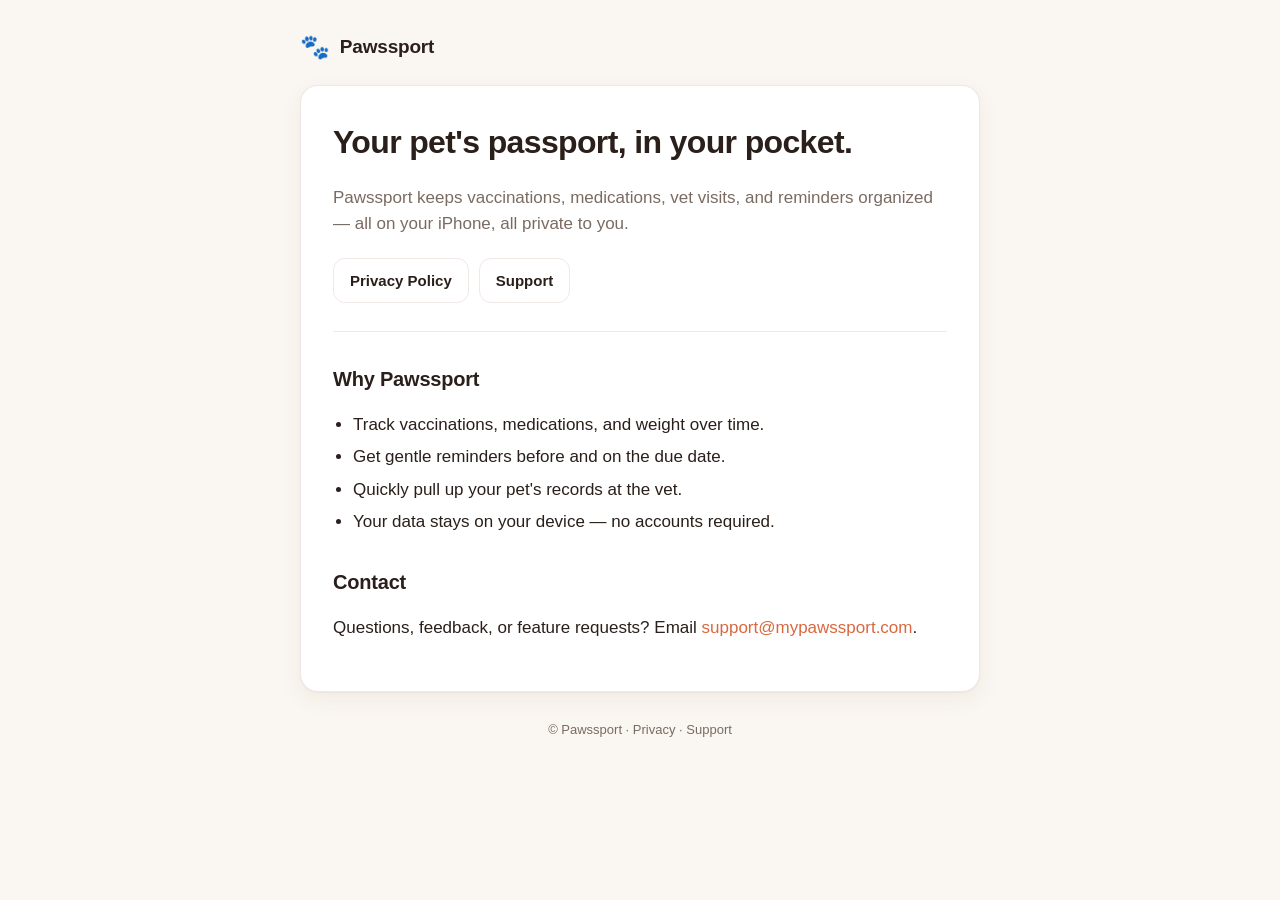
<file: index.html>
<!doctype html>
<html lang="en">
<head>
  <meta charset="utf-8" />
  <meta name="viewport" content="width=device-width, initial-scale=1" />
  <title>Pawssport</title>
  <meta name="description" content="Pawssport keeps your pet's health, vaccinations, and appointments organized — right on your iPhone." />
  <link rel="stylesheet" href="styles.css" />
</head>
<body>
  <div class="wrap">
    <header class="site">
      <a class="brand" href="./"><span class="paw">🐾</span> Pawssport</a>
    </header>

    <main class="card">
      <h1>Your pet's passport, in your pocket.</h1>
      <p class="muted">Pawssport keeps vaccinations, medications, vet visits, and reminders organized — all on your iPhone, all private to you.</p>

      <div class="hero-actions">
        <a class="btn secondary" href="privacy/">Privacy Policy</a>
        <a class="btn secondary" href="support/">Support</a>
      </div>

      <hr class="soft" />

      <h2>Why Pawssport</h2>
      <ul>
        <li>Track vaccinations, medications, and weight over time.</li>
        <li>Get gentle reminders before and on the due date.</li>
        <li>Quickly pull up your pet's records at the vet.</li>
        <li>Your data stays on your device — no accounts required.</li>
      </ul>

      <h2>Contact</h2>
      <p>Questions, feedback, or feature requests? Email <a href="mailto:support@mypawssport.com">support@mypawssport.com</a>.</p>
    </main>

    <footer class="site">
      © Pawssport · <a href="privacy/">Privacy</a> · <a href="support/">Support</a>
    </footer>
  </div>
</body>
</html>
</file>
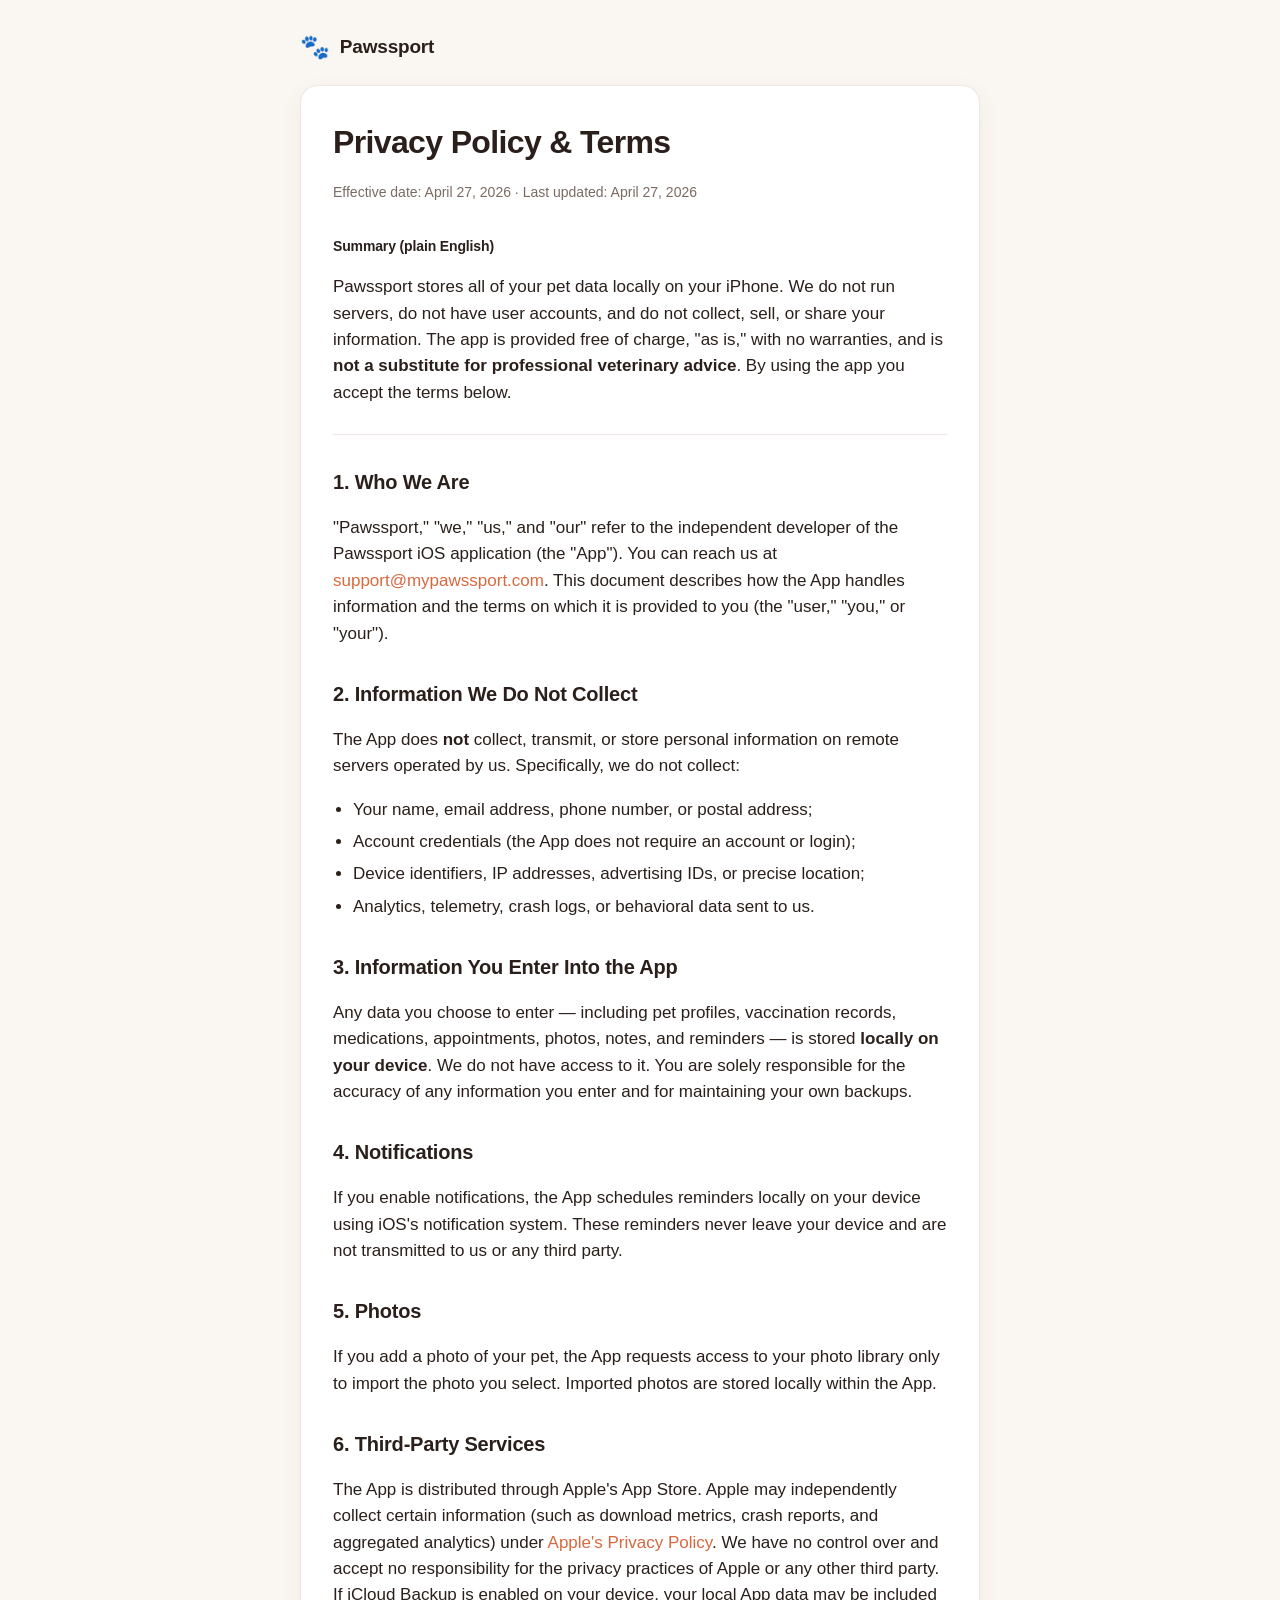
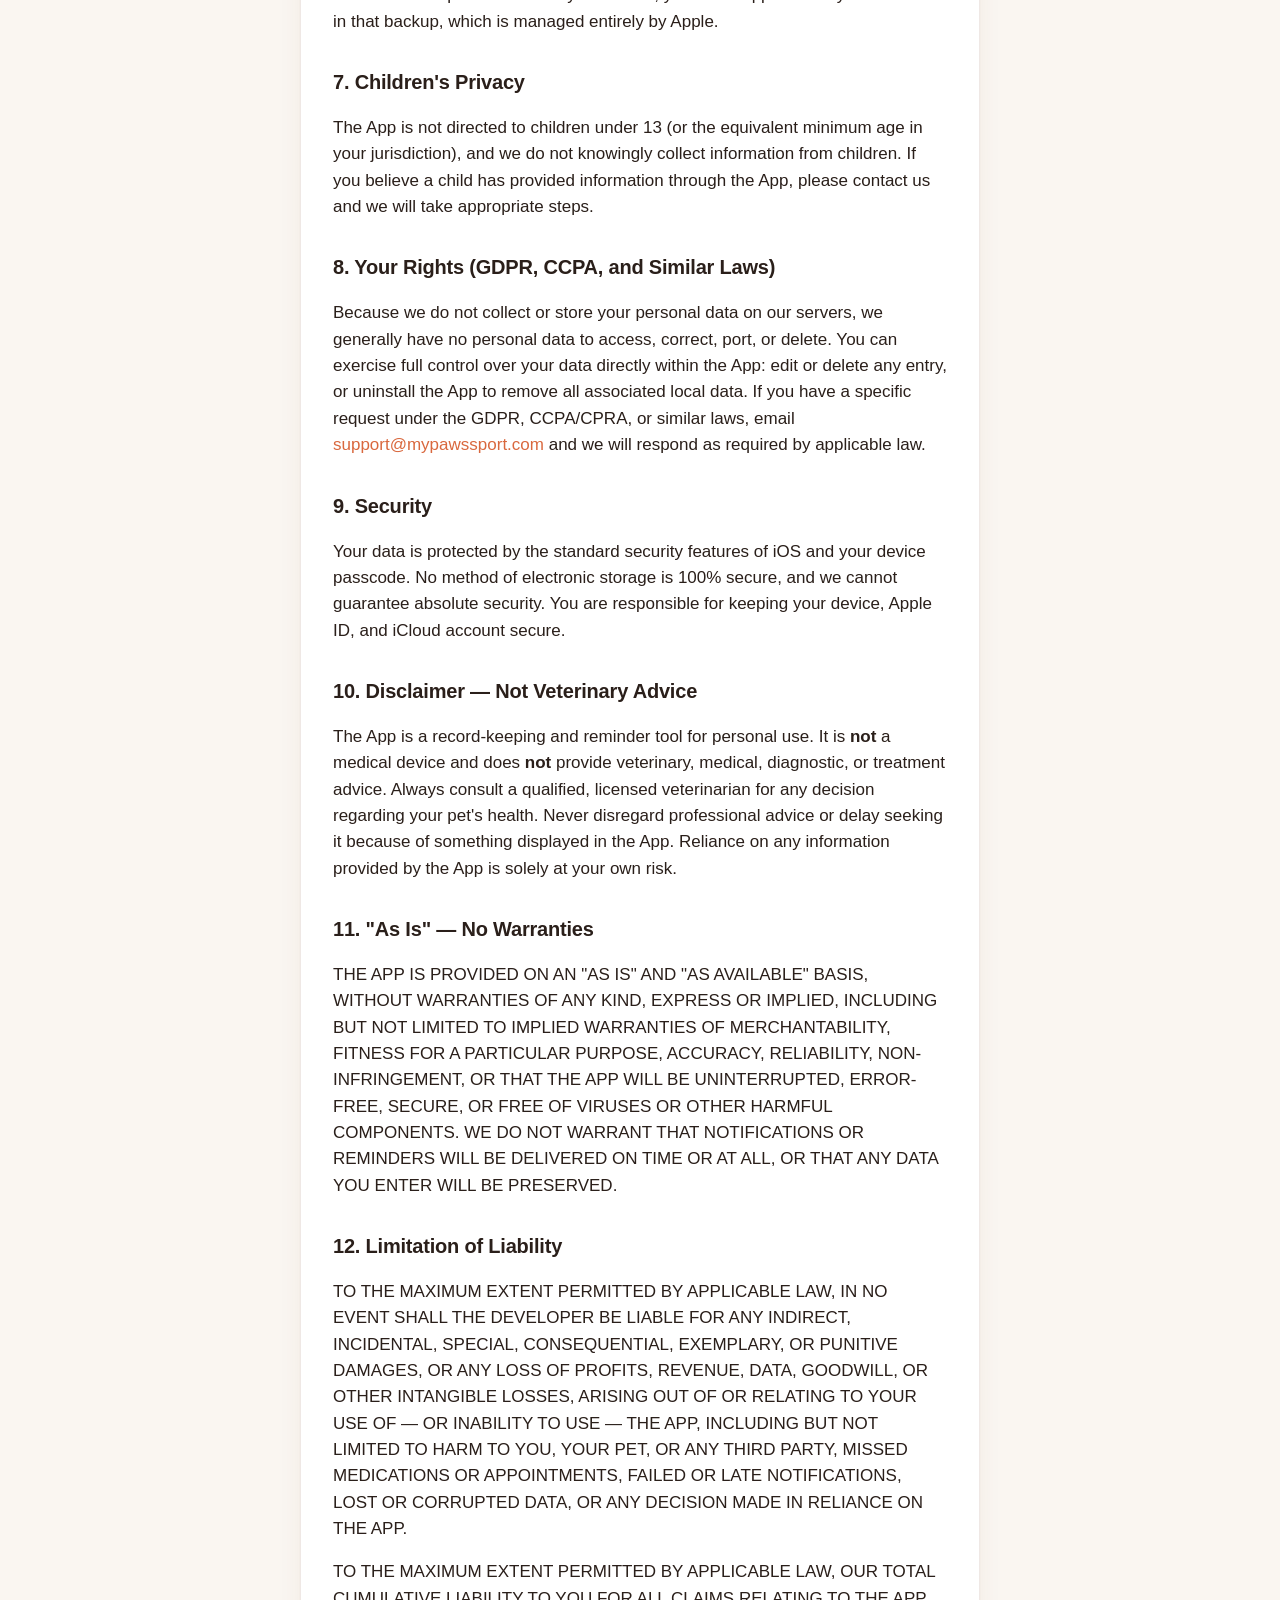
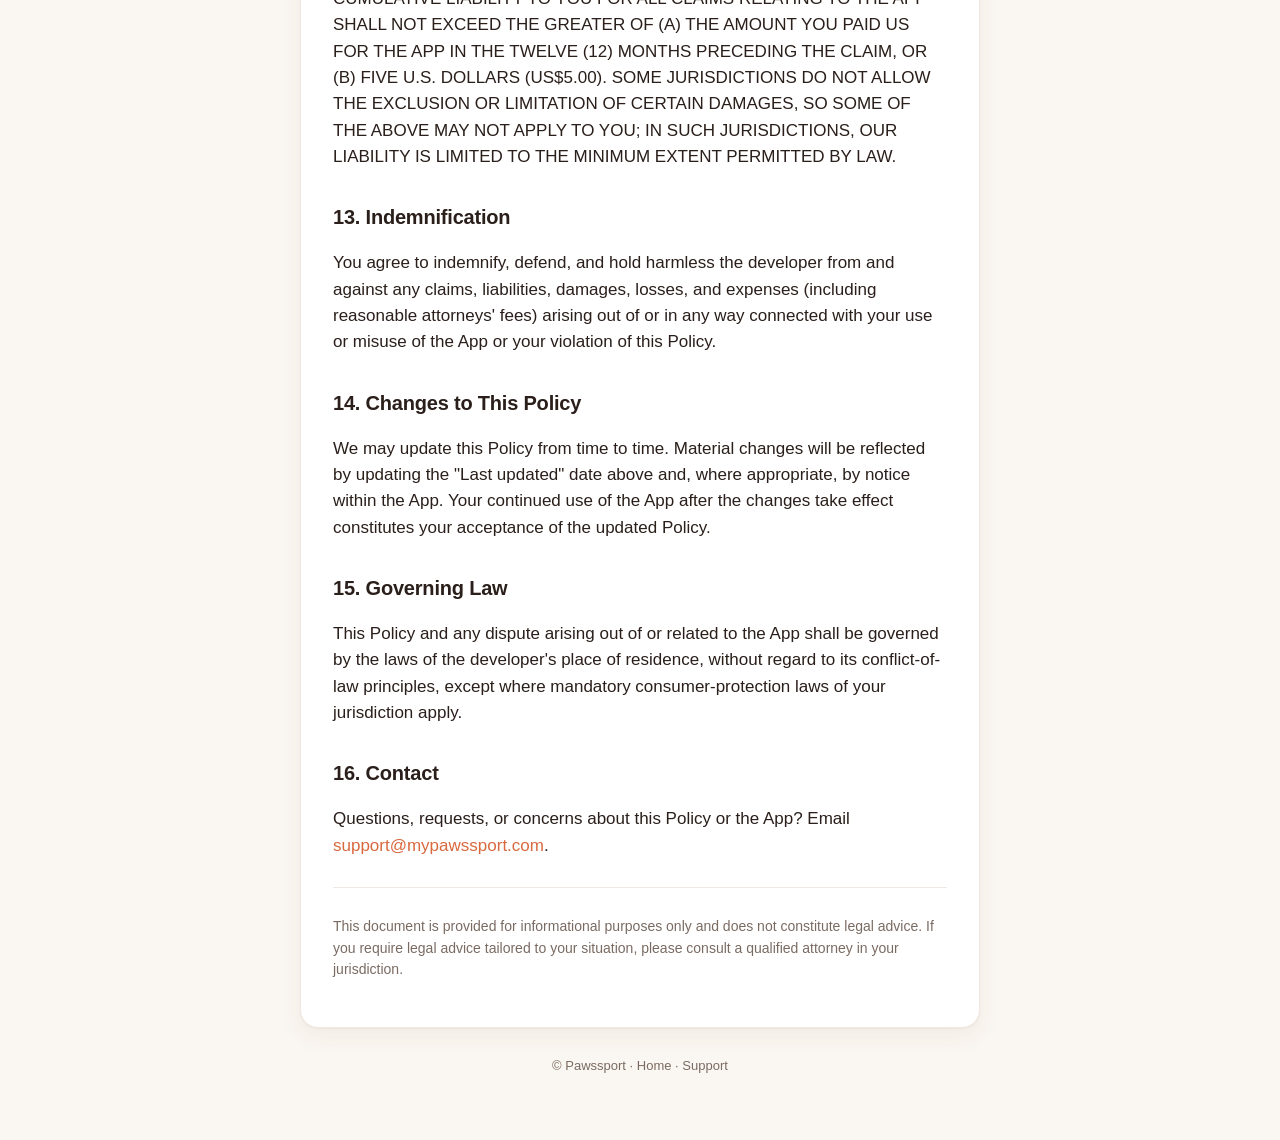
<file: privacy/index.html>
<!doctype html>
<html lang="en">
<head>
  <meta charset="utf-8" />
  <meta name="viewport" content="width=device-width, initial-scale=1" />
  <title>Privacy Policy · Pawssport</title>
  <meta name="description" content="Pawssport Privacy Policy — what we collect, how we use it, your rights, and important legal disclaimers." />
  <link rel="stylesheet" href="../styles.css" />
</head>
<body>
  <div class="wrap">
    <header class="site">
      <a class="brand" href="../"><span class="paw">🐾</span> Pawssport</a>
    </header>

    <main class="card">
      <h1>Privacy Policy &amp; Terms</h1>
      <p class="muted small">Effective date: April 27, 2026 · Last updated: April 27, 2026</p>

      <h2 class="small">Summary (plain English)</h2>
      <p>Pawssport stores all of your pet data locally on your iPhone. We do not run servers, do not have user accounts, and do not collect, sell, or share your information. The app is provided free of charge, "as is," with no warranties, and is <strong>not a substitute for professional veterinary advice</strong>. By using the app you accept the terms below.</p>

      <hr class="soft" />

      <h2>1. Who We Are</h2>
      <p>"Pawssport," "we," "us," and "our" refer to the independent developer of the Pawssport iOS application (the "App"). You can reach us at <a href="mailto:support@mypawssport.com">support@mypawssport.com</a>. This document describes how the App handles information and the terms on which it is provided to you (the "user," "you," or "your").</p>

      <h2>2. Information We Do Not Collect</h2>
      <p>The App does <strong>not</strong> collect, transmit, or store personal information on remote servers operated by us. Specifically, we do not collect:</p>
      <ul>
        <li>Your name, email address, phone number, or postal address;</li>
        <li>Account credentials (the App does not require an account or login);</li>
        <li>Device identifiers, IP addresses, advertising IDs, or precise location;</li>
        <li>Analytics, telemetry, crash logs, or behavioral data sent to us.</li>
      </ul>

      <h2>3. Information You Enter Into the App</h2>
      <p>Any data you choose to enter — including pet profiles, vaccination records, medications, appointments, photos, notes, and reminders — is stored <strong>locally on your device</strong>. We do not have access to it. You are solely responsible for the accuracy of any information you enter and for maintaining your own backups.</p>

      <h2>4. Notifications</h2>
      <p>If you enable notifications, the App schedules reminders locally on your device using iOS's notification system. These reminders never leave your device and are not transmitted to us or any third party.</p>

      <h2>5. Photos</h2>
      <p>If you add a photo of your pet, the App requests access to your photo library only to import the photo you select. Imported photos are stored locally within the App.</p>

      <h2>6. Third-Party Services</h2>
      <p>The App is distributed through Apple's App Store. Apple may independently collect certain information (such as download metrics, crash reports, and aggregated analytics) under <a href="https://www.apple.com/legal/privacy/">Apple's Privacy Policy</a>. We have no control over and accept no responsibility for the privacy practices of Apple or any other third party. If iCloud Backup is enabled on your device, your local App data may be included in that backup, which is managed entirely by Apple.</p>

      <h2>7. Children's Privacy</h2>
      <p>The App is not directed to children under 13 (or the equivalent minimum age in your jurisdiction), and we do not knowingly collect information from children. If you believe a child has provided information through the App, please contact us and we will take appropriate steps.</p>

      <h2>8. Your Rights (GDPR, CCPA, and Similar Laws)</h2>
      <p>Because we do not collect or store your personal data on our servers, we generally have no personal data to access, correct, port, or delete. You can exercise full control over your data directly within the App: edit or delete any entry, or uninstall the App to remove all associated local data. If you have a specific request under the GDPR, CCPA/CPRA, or similar laws, email <a href="mailto:support@mypawssport.com">support@mypawssport.com</a> and we will respond as required by applicable law.</p>

      <h2>9. Security</h2>
      <p>Your data is protected by the standard security features of iOS and your device passcode. No method of electronic storage is 100% secure, and we cannot guarantee absolute security. You are responsible for keeping your device, Apple ID, and iCloud account secure.</p>

      <h2>10. Disclaimer — Not Veterinary Advice</h2>
      <p>The App is a record-keeping and reminder tool for personal use. It is <strong>not</strong> a medical device and does <strong>not</strong> provide veterinary, medical, diagnostic, or treatment advice. Always consult a qualified, licensed veterinarian for any decision regarding your pet's health. Never disregard professional advice or delay seeking it because of something displayed in the App. Reliance on any information provided by the App is solely at your own risk.</p>

      <h2>11. "As Is" — No Warranties</h2>
      <p>THE APP IS PROVIDED ON AN "AS IS" AND "AS AVAILABLE" BASIS, WITHOUT WARRANTIES OF ANY KIND, EXPRESS OR IMPLIED, INCLUDING BUT NOT LIMITED TO IMPLIED WARRANTIES OF MERCHANTABILITY, FITNESS FOR A PARTICULAR PURPOSE, ACCURACY, RELIABILITY, NON-INFRINGEMENT, OR THAT THE APP WILL BE UNINTERRUPTED, ERROR-FREE, SECURE, OR FREE OF VIRUSES OR OTHER HARMFUL COMPONENTS. WE DO NOT WARRANT THAT NOTIFICATIONS OR REMINDERS WILL BE DELIVERED ON TIME OR AT ALL, OR THAT ANY DATA YOU ENTER WILL BE PRESERVED.</p>

      <h2>12. Limitation of Liability</h2>
      <p>TO THE MAXIMUM EXTENT PERMITTED BY APPLICABLE LAW, IN NO EVENT SHALL THE DEVELOPER BE LIABLE FOR ANY INDIRECT, INCIDENTAL, SPECIAL, CONSEQUENTIAL, EXEMPLARY, OR PUNITIVE DAMAGES, OR ANY LOSS OF PROFITS, REVENUE, DATA, GOODWILL, OR OTHER INTANGIBLE LOSSES, ARISING OUT OF OR RELATING TO YOUR USE OF — OR INABILITY TO USE — THE APP, INCLUDING BUT NOT LIMITED TO HARM TO YOU, YOUR PET, OR ANY THIRD PARTY, MISSED MEDICATIONS OR APPOINTMENTS, FAILED OR LATE NOTIFICATIONS, LOST OR CORRUPTED DATA, OR ANY DECISION MADE IN RELIANCE ON THE APP.</p>
      <p>TO THE MAXIMUM EXTENT PERMITTED BY APPLICABLE LAW, OUR TOTAL CUMULATIVE LIABILITY TO YOU FOR ALL CLAIMS RELATING TO THE APP SHALL NOT EXCEED THE GREATER OF (A) THE AMOUNT YOU PAID US FOR THE APP IN THE TWELVE (12) MONTHS PRECEDING THE CLAIM, OR (B) FIVE U.S. DOLLARS (US$5.00). SOME JURISDICTIONS DO NOT ALLOW THE EXCLUSION OR LIMITATION OF CERTAIN DAMAGES, SO SOME OF THE ABOVE MAY NOT APPLY TO YOU; IN SUCH JURISDICTIONS, OUR LIABILITY IS LIMITED TO THE MINIMUM EXTENT PERMITTED BY LAW.</p>

      <h2>13. Indemnification</h2>
      <p>You agree to indemnify, defend, and hold harmless the developer from and against any claims, liabilities, damages, losses, and expenses (including reasonable attorneys' fees) arising out of or in any way connected with your use or misuse of the App or your violation of this Policy.</p>

      <h2>14. Changes to This Policy</h2>
      <p>We may update this Policy from time to time. Material changes will be reflected by updating the "Last updated" date above and, where appropriate, by notice within the App. Your continued use of the App after the changes take effect constitutes your acceptance of the updated Policy.</p>

      <h2>15. Governing Law</h2>
      <p>This Policy and any dispute arising out of or related to the App shall be governed by the laws of the developer's place of residence, without regard to its conflict-of-law principles, except where mandatory consumer-protection laws of your jurisdiction apply.</p>

      <h2>16. Contact</h2>
      <p>Questions, requests, or concerns about this Policy or the App? Email <a href="mailto:support@mypawssport.com">support@mypawssport.com</a>.</p>

      <hr class="soft" />
      <p class="small muted">This document is provided for informational purposes only and does not constitute legal advice. If you require legal advice tailored to your situation, please consult a qualified attorney in your jurisdiction.</p>
    </main>

    <footer class="site">
      © Pawssport · <a href="../">Home</a> · <a href="../support/">Support</a>
    </footer>
  </div>
</body>
</html>
</file>
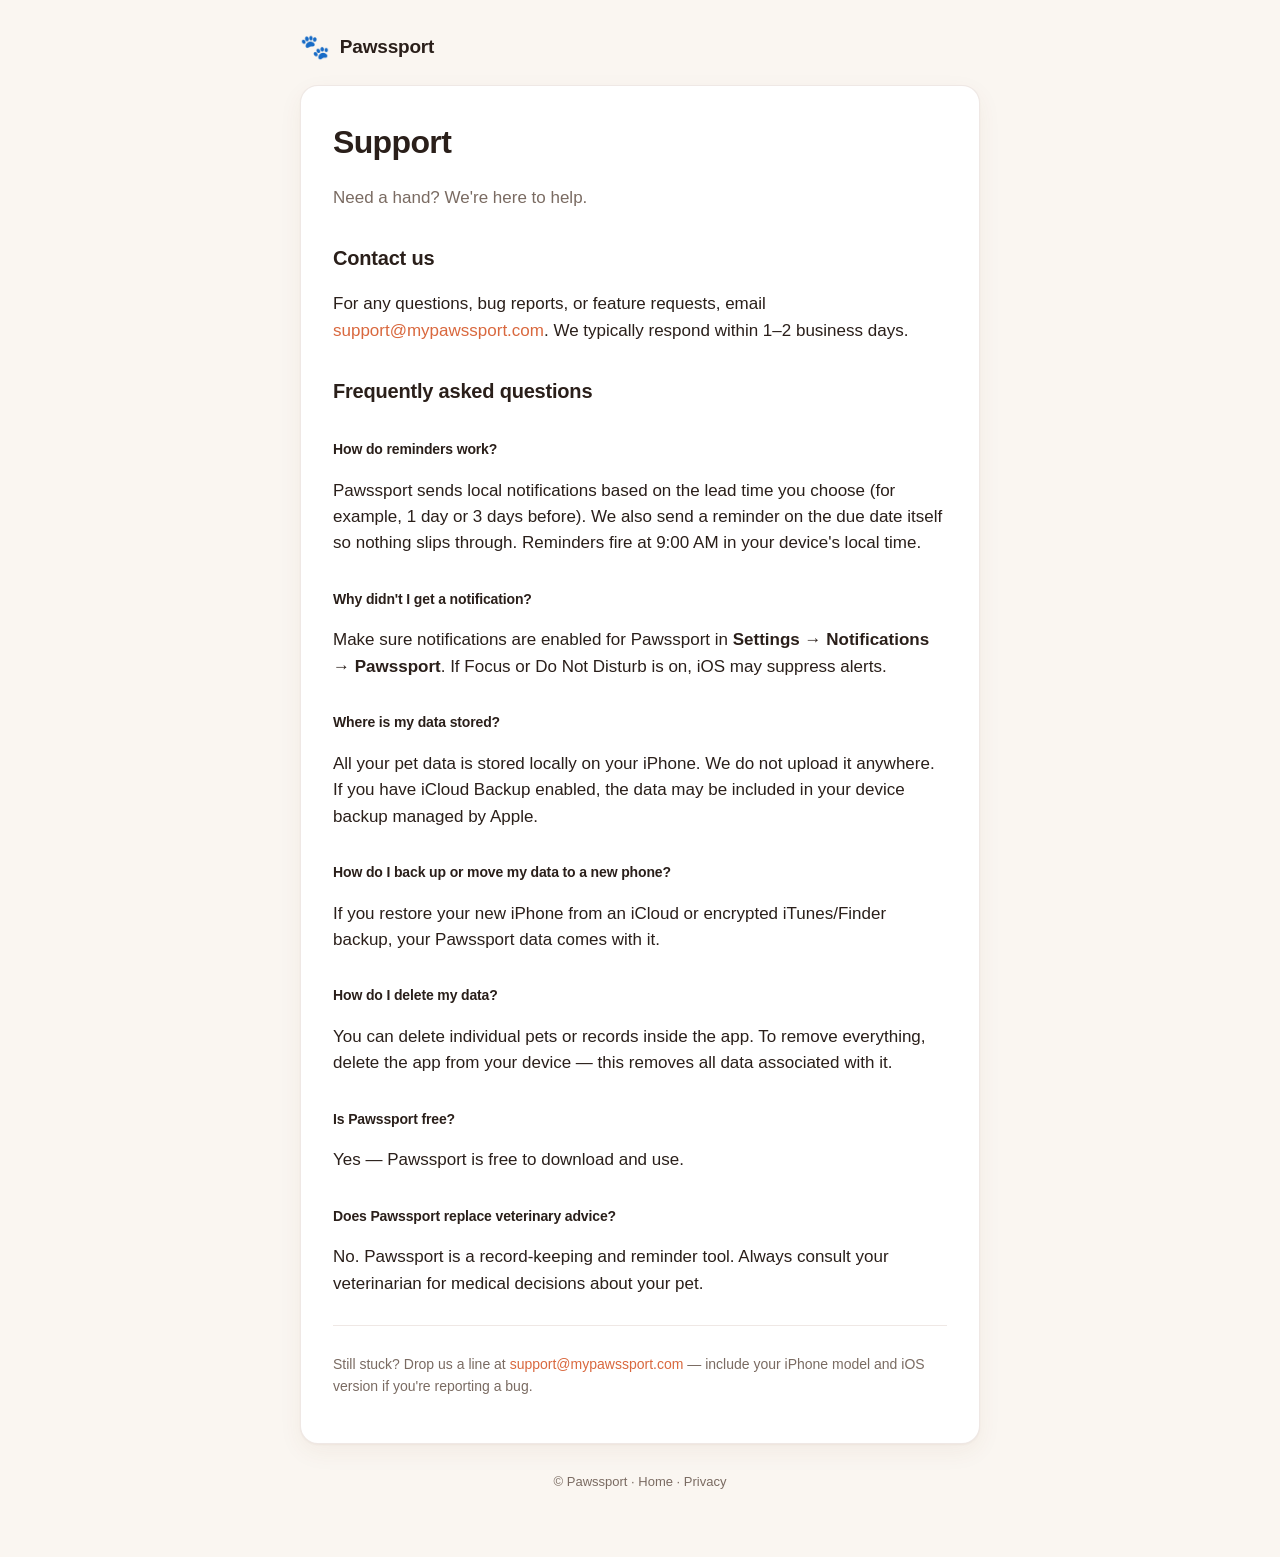
<file: support/index.html>
<!doctype html>
<html lang="en">
<head>
  <meta charset="utf-8" />
  <meta name="viewport" content="width=device-width, initial-scale=1" />
  <title>Support · Pawssport</title>
  <meta name="description" content="Get help with Pawssport — answers to common questions and how to contact us." />
  <link rel="stylesheet" href="../styles.css" />
</head>
<body>
  <div class="wrap">
    <header class="site">
      <a class="brand" href="../"><span class="paw">🐾</span> Pawssport</a>
    </header>

    <main class="card">
      <h1>Support</h1>
      <p class="muted">Need a hand? We're here to help.</p>

      <h2>Contact us</h2>
      <p>For any questions, bug reports, or feature requests, email <a href="mailto:support@mypawssport.com">support@mypawssport.com</a>. We typically respond within 1–2 business days.</p>

      <h2>Frequently asked questions</h2>

      <h2 class="small">How do reminders work?</h2>
      <p>Pawssport sends local notifications based on the lead time you choose (for example, 1 day or 3 days before). We also send a reminder on the due date itself so nothing slips through. Reminders fire at 9:00 AM in your device's local time.</p>

      <h2 class="small">Why didn't I get a notification?</h2>
      <p>Make sure notifications are enabled for Pawssport in <strong>Settings → Notifications → Pawssport</strong>. If Focus or Do Not Disturb is on, iOS may suppress alerts.</p>

      <h2 class="small">Where is my data stored?</h2>
      <p>All your pet data is stored locally on your iPhone. We do not upload it anywhere. If you have iCloud Backup enabled, the data may be included in your device backup managed by Apple.</p>

    
      <h2 class="small">How do I back up or move my data to a new phone?</h2>
      <p>If you restore your new iPhone from an iCloud or encrypted iTunes/Finder backup, your Pawssport data comes with it.</p>

      <h2 class="small">How do I delete my data?</h2>
      <p>You can delete individual pets or records inside the app. To remove everything, delete the app from your device — this removes all data associated with it.</p>

      <h2 class="small">Is Pawssport free?</h2>
      <p>Yes — Pawssport is free to download and use.</p>

      <h2 class="small">Does Pawssport replace veterinary advice?</h2>
      <p>No. Pawssport is a record-keeping and reminder tool. Always consult your veterinarian for medical decisions about your pet.</p>

      <hr class="soft" />
      <p class="small muted">Still stuck? Drop us a line at <a href="mailto:support@mypawssport.com">support@mypawssport.com</a> — include your iPhone model and iOS version if you're reporting a bug.</p>
    </main>

    <footer class="site">
      © Pawssport · <a href="../">Home</a> · <a href="../privacy/">Privacy</a>
    </footer>
  </div>
</body>
</html>
</file>
<file: styles.css>
:root {
  --bg: #faf6f1;
  --card: #ffffff;
  --text: #2a1f1a;
  --muted: #7a6b62;
  --accent: #d9683e;
  --accent-hover: #c25a33;
  --border: rgba(120, 70, 40, 0.12);
  --shadow: 0 1px 2px rgba(120,70,40,0.05), 0 8px 24px rgba(120,70,40,0.06);
}

@media (prefers-color-scheme: dark) {
  :root {
    --bg: #1a1310;
    --card: #241a16;
    --text: #f5ede5;
    --muted: #b09a8c;
    --accent: #e87d54;
    --accent-hover: #f08e68;
    --border: rgba(255, 200, 170, 0.10);
    --shadow: 0 1px 2px rgba(0,0,0,0.4), 0 8px 24px rgba(0,0,0,0.3);
  }
}

* { box-sizing: border-box; }

html, body {
  margin: 0;
  padding: 0;
  background: var(--bg);
  color: var(--text);
  font-family: -apple-system, BlinkMacSystemFont, "SF Pro Text", "SF Pro Display", "Helvetica Neue", Helvetica, Arial, sans-serif;
  font-size: 17px;
  line-height: 1.55;
  -webkit-font-smoothing: antialiased;
  -moz-osx-font-smoothing: grayscale;
}

.wrap {
  max-width: 720px;
  margin: 0 auto;
  padding: 32px 20px 64px;
}

header.site {
  display: flex;
  align-items: center;
  gap: 10px;
  margin-bottom: 24px;
}

header.site a.brand {
  display: inline-flex;
  align-items: center;
  gap: 10px;
  text-decoration: none;
  color: var(--text);
  font-weight: 700;
  font-size: 19px;
  letter-spacing: -0.01em;
}

header.site .paw {
  font-size: 24px;
  line-height: 1;
}

main.card {
  background: var(--card);
  border: 1px solid var(--border);
  border-radius: 18px;
  box-shadow: var(--shadow);
  padding: 32px;
}

h1 {
  font-size: 32px;
  letter-spacing: -0.02em;
  margin: 0 0 8px;
  font-weight: 700;
}

h2 {
  font-size: 20px;
  letter-spacing: -0.01em;
  margin: 32px 0 8px;
  font-weight: 600;
}

p, li { color: var(--text); }

.muted { color: var(--muted); }
.small { font-size: 14px; }

a { color: var(--accent); text-decoration: none; }
a:hover { color: var(--accent-hover); text-decoration: underline; }

ul { padding-left: 20px; }
li { margin: 6px 0; }

.hero-actions {
  display: flex;
  flex-wrap: wrap;
  gap: 10px;
  margin-top: 20px;
}

.btn {
  display: inline-block;
  padding: 10px 16px;
  border-radius: 12px;
  background: var(--accent);
  color: #fff !important;
  font-weight: 600;
  font-size: 15px;
  transition: background 0.15s ease;
}
.btn:hover { background: var(--accent-hover); text-decoration: none; }
.btn.secondary {
  background: transparent;
  color: var(--text) !important;
  border: 1px solid var(--border);
}
.btn.secondary:hover { background: var(--border); }

footer.site {
  margin-top: 28px;
  text-align: center;
  color: var(--muted);
  font-size: 13px;
}

footer.site a { color: var(--muted); }
footer.site a:hover { color: var(--accent); }

hr.soft {
  border: none;
  border-top: 1px solid var(--border);
  margin: 28px 0;
}
</file>
